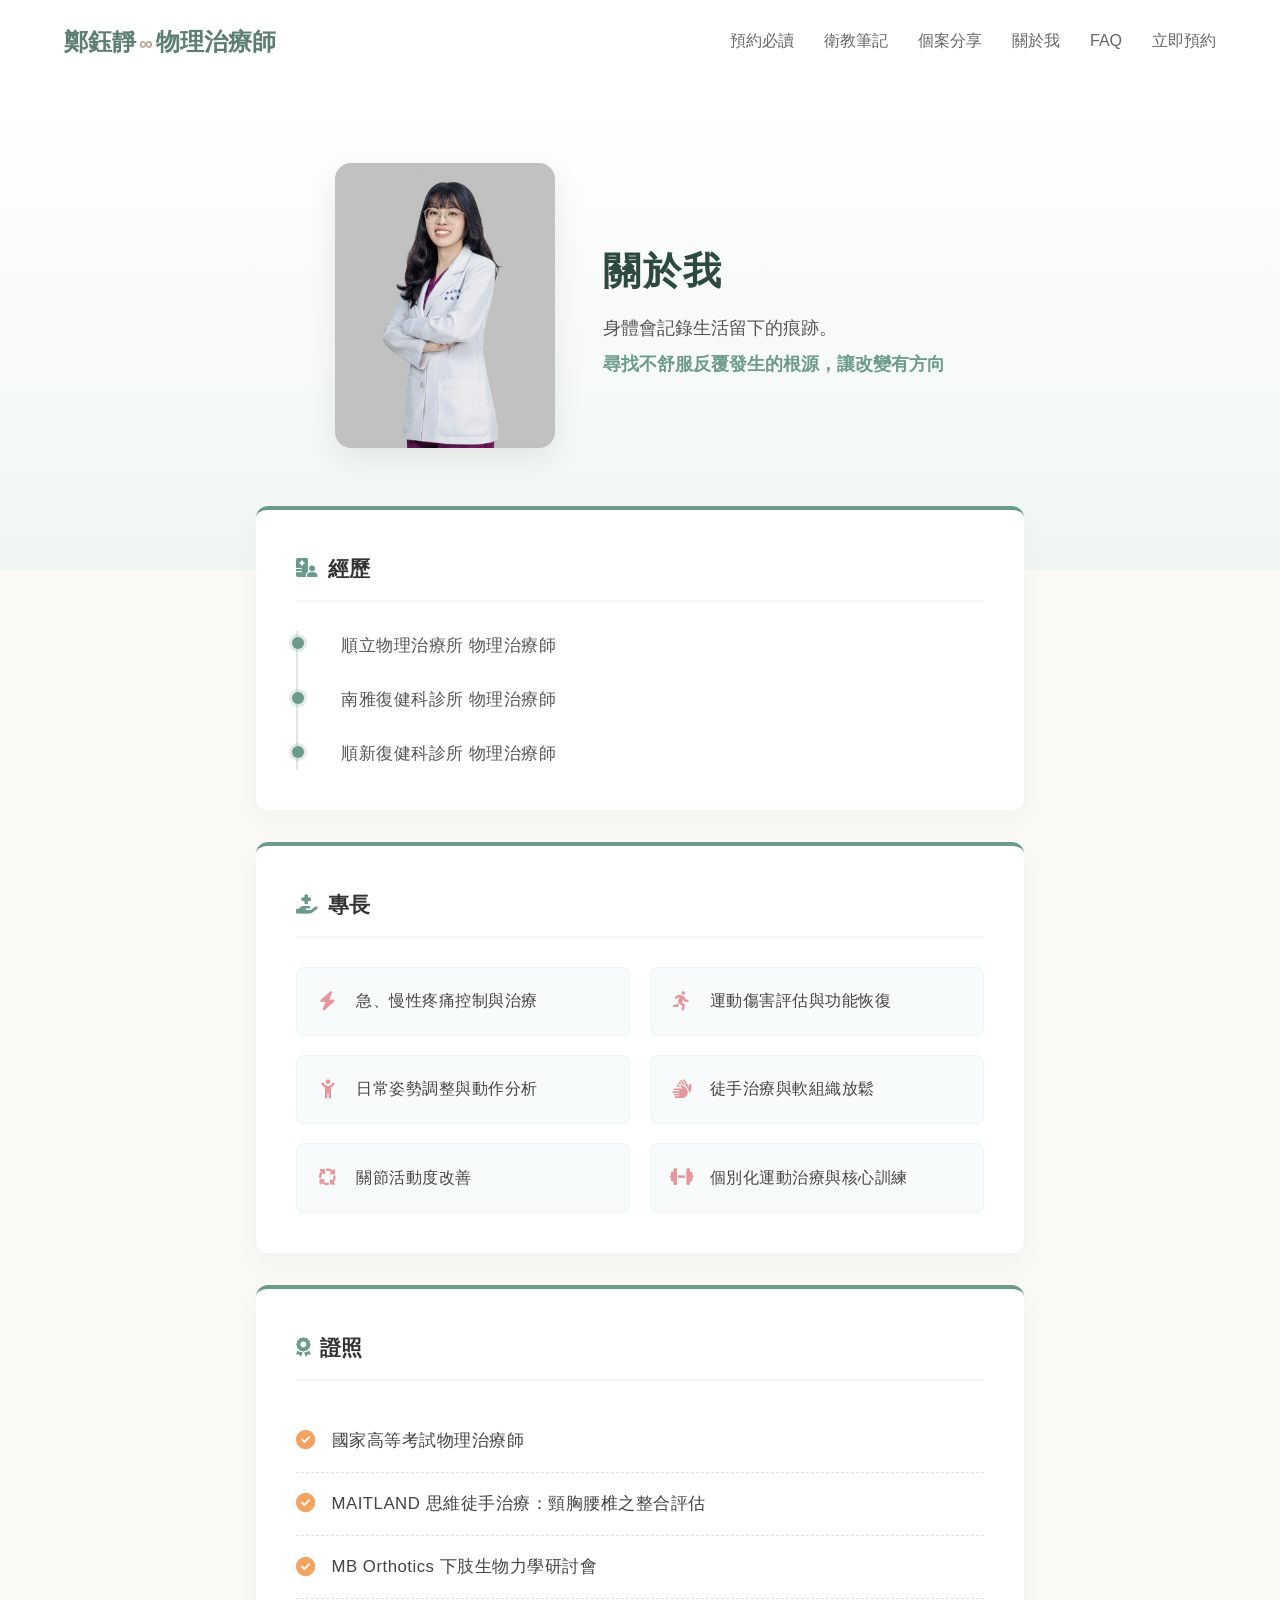
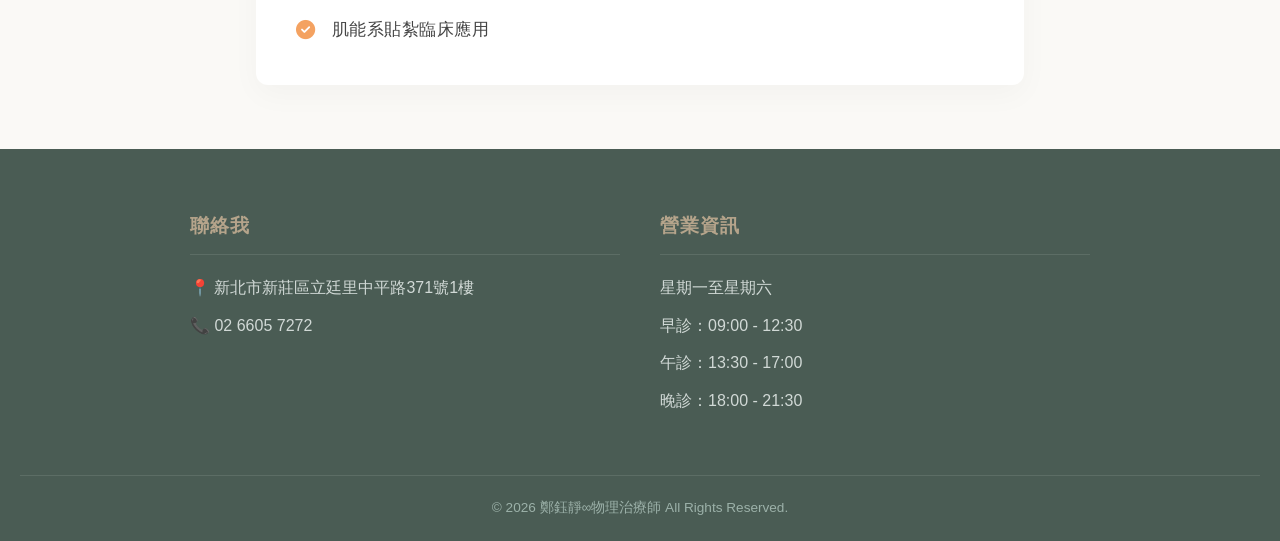
<file: about.html>
<!DOCTYPE html>
<html lang="zh-TW">
<head>
    <meta charset="UTF-8">
    <meta name="viewport" content="width=device-width, initial-scale=1.0">
    <title>關於我 | 鄭鈺靜∞物理治療師</title>
    
    <link rel="canonical" href="https://zhengyujing.ericlinaaa.workers.dev/about.html" />
    <meta name="google-site-verification" content="C3dIUDh8sv6it3azpjgATWbYQd7mKVuW0yYJMQUigj4" />
    
    <!-- 給 Google 搜尋結果顯示的簡短介紹 -->
    <meta name="description" content="鄭鈺靜物理治療師的專業背景與資歷。專長包含急慢性疼痛控制、運動傷害評估、日常姿勢調整與個別化運動治療。">
    
    <!-- 告訴 Google 你的網頁跟哪些關鍵字有關 -->
    <meta name="keywords" content="物理治療, 疼痛改善, 動作評估, 姿勢調整, 鄭鈺靜, 物理治療師">
    
    <link rel="stylesheet" href="style.css">
    
    <!-- 網站的 Favicon 小圖示 (.ico 版本) -->
    <link rel="icon" href="images/favicon.ico" type="image/x-icon">
    
    <!-- 蘋果手機專用圖示 -->
    <link rel="apple-touch-icon" href="images/favicon.ico">
	<meta property="og:image" content="https://zhengyujing.ericlinaaa.workers.dev/images/img.jpg">

    <!-- 引入 Font Awesome 質感小圖示庫 (關於我頁面專屬資歷圖標使用) -->
    <link rel="stylesheet" href="https://cdnjs.cloudflare.com/ajax/libs/font-awesome/6.4.0/css/all.min.css">
</head>
<body>

    <!-- 導覽列 (完全對齊 index.html 結構) -->
    <header>
        <div class="logo"><a href="index.html">鄭鈺靜<span>∞</span>物理治療師</a></div>
        <nav>
            <ul>
				<li><a href="booking-guide.html">預約必讀</a></li>
				<li><a href="#">衛教筆記</a></li>
				<li><a href="share.html">個案分享</a></li>
				<li><a href="about.html">關於我</a></li>
				<li><a href="faq.html">FAQ</a></li>
				<li><a href="#" class="nav-cta">立即預約</a></li>
			</ul>
        </nav>
    </header>

    <!-- 關於我頁面橫幅 (加入形象照版本) -->
    <main class="about-hero">
        <div class="profile-hero-container">
            <!-- 左側/上方：形象照 -->
            <div class="profile-image-box">
                <img src="images/me.jpg" alt="鄭鈺靜 物理治療師">
            </div>
            <!-- 右側/下方：文字與標題 -->
            <div class="profile-text-box">
                <h1>關於我</h1>
                <p>身體會記錄生活留下的痕跡。</p>
                <p class="subtitle">尋找不舒服反覆發生的根源，讓改變有方向</p>
            </div>
        </div>
    </main>

    <!-- 專業資歷核心內容區塊 -->
    <section class="about-details-section">
      
        <!-- 經歷區塊 -->
        <div class="detail-block">
            <h3 class="block-title"><i class="fa-solid fa-hospital-user"></i> 經歷</h3>
            <ul class="timeline-list">
                <li>順立物理治療所 物理治療師</li>
                <li>南雅復健科診所 物理治療師</li>
                <li>順新復健科診所 物理治療師</li>
            </ul>
        </div>

        <!-- 專長區塊 -->
        <div class="detail-block">
            <h3 class="block-title"><i class="fa-solid fa-hand-holding-medical"></i> 專長</h3>
            <div class="specialties-grid">
                <div class="specialty-item"><i class="fa-solid fa-bolt"></i> 急、慢性疼痛控制與治療</div>
                <div class="specialty-item"><i class="fa-solid fa-person-running"></i> 運動傷害評估與功能恢復</div>
                <div class="specialty-item"><i class="fa-solid fa-child-reaching"></i> 日常姿勢調整與動作分析</div>
                <div class="specialty-item"><i class="fa-solid fa-hands"></i> 徒手治療與軟組織放鬆</div>
                <div class="specialty-item"><i class="fa-solid fa-arrows-spin"></i> 關節活動度改善</div>
                <div class="specialty-item"><i class="fa-solid fa-dumbbell"></i> 個別化運動治療與核心訓練</div>
            </div>
        </div>

        <!-- 證照區塊 -->
        <div class="detail-block">
            <h3 class="block-title"><i class="fa-solid fa-award"></i> 證照</h3>
            <ul class="certificate-list">
                <li><i class="fa-solid fa-circle-check"></i> 國家高等考試物理治療師</li>
                <li><i class="fa-solid fa-circle-check"></i> MAITLAND 思維徒手治療：頸胸腰椎之整合評估</li>
                <li><i class="fa-solid fa-circle-check"></i> MB Orthotics 下肢生物力學研討會</li>
                <li><i class="fa-solid fa-circle-check"></i> 肌能系貼紮臨床應用</li>
            </ul>
        </div>

    </section>

    <!-- 頁尾 Footer 區塊 (完全對齊 index.html 結構) -->
    <footer class="site-footer">
        <div class="footer-container">
            <!-- 聯絡我 -->
            <div class="footer-section">
                <h4>聯絡我</h4>
                <p>📍 新北市新莊區立廷里中平路371號1樓</p>
                <p>📞 02 6605 7272</p>
            </div>
            
            <!-- 營業資訊 -->
            <div class="footer-section">
                <h4>營業資訊</h4>
                <p>星期一至星期六</p>
                <p>早診：09:00 - 12:30</p>
                <p>午診：13:30 - 17:00</p>
                <p>晚診：18:00 - 21:30</p>
            </div>
        </div>
        <div class="footer-bottom">
            <p>&copy; 2026 鄭鈺靜∞物理治療師 All Rights Reserved.</p>
        </div>
    </footer>

</body>
</html>
</file>
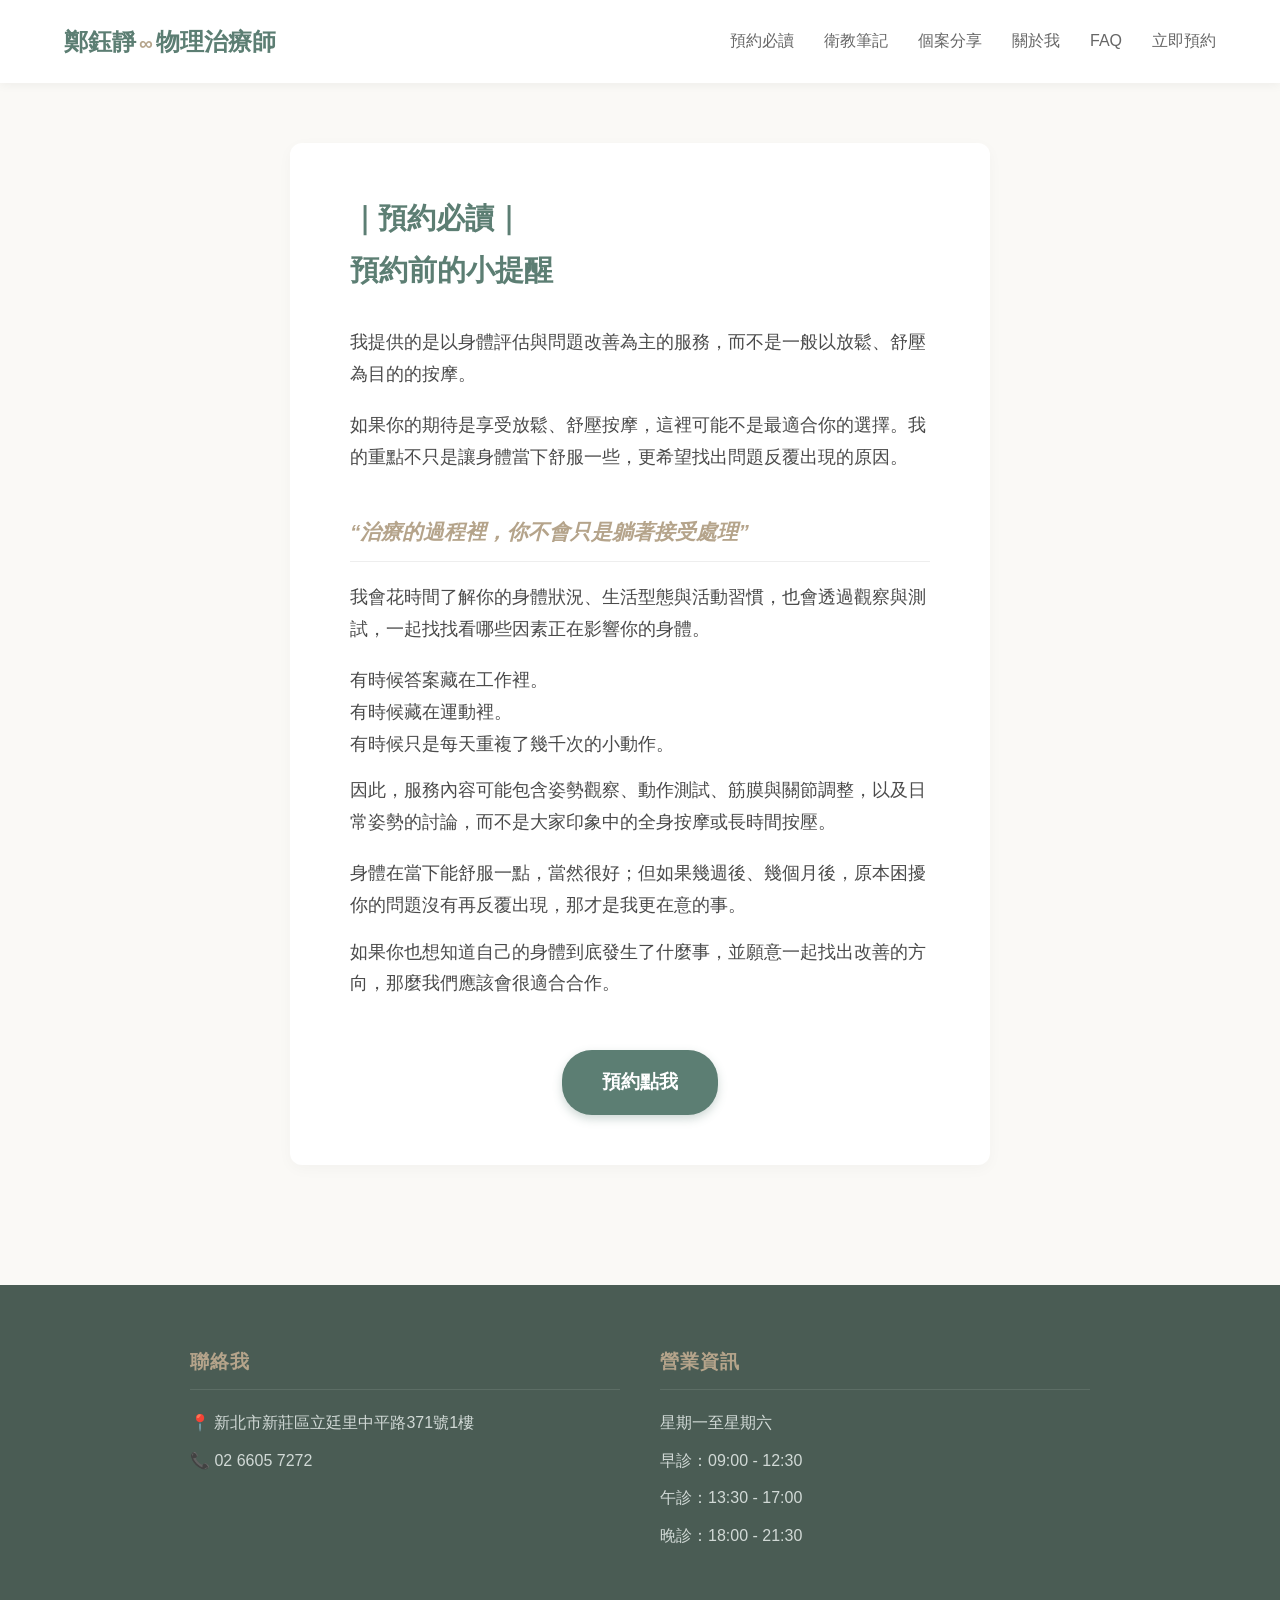
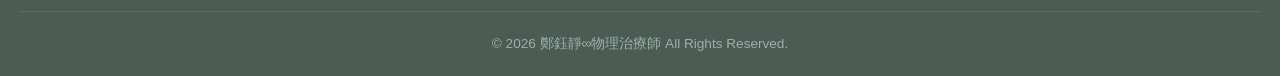
<file: booking-guide.html>
<!DOCTYPE html>
<html lang="zh-TW">
<head>
    <meta charset="UTF-8">
    <meta name="viewport" content="width=device-width, initial-scale=1.0">
    <title>預約必讀與注意事項 | 鄭鈺靜∞物理治療師</title>
    
    <!-- 首頁的驗證碼，保險起見每個頁面都放著 -->
    <meta name="google-site-verification" content="C3dIUDh8sv6it3azpjgATWbYQd7mKVuW0yYJMQUigj4" />
    
    <meta name="description" content="預約鄭鈺靜物理治療師前的小提醒。了解物理治療與一般按摩的不同，我們不只處理當下的不適，更透過動作評估與生活型態分析，為您找出問題反覆發生的根源。">
    <meta name="keywords" content="物理治療預約, 動作評估, 物理治療注意事項, 鄭鈺靜">
    
    <link rel="stylesheet" href="style.css">
	
	<!-- 網站的 Favicon 小圖示 (.ico 版本) -->
    <link rel="icon" href="images/favicon.ico" type="image/x-icon">
	<meta property="og:image" content="https://zhengyujing.ericlinaaa.workers.dev/images/img.jpg">
    
    <!-- 蘋果手機專用圖示 (通常還是建議用 png，但如果你只有 ico 也可以這樣寫) -->
    <link rel="apple-touch-icon" href="images/favicon.ico">
</head>
<body>
    <!-- 導覽列 -->
    <header>
        <div class="logo"><a href="index.html">鄭鈺靜<span>∞</span>物理治療師</a></div>
        <nav>
            <ul>
				<li><a href="booking-guide.html">預約必讀</a></li>
				<li><a href="#">衛教筆記</a></li>
				<li><a href="share.html">個案分享</a></li>
				<li><a href="about.html">關於我</a></li>
				<li><a href="faq.html">FAQ</a></li>
				<li><a href="#" class="nav-cta">立即預約</a></li>
			</ul>
        </nav>
    </header>

    <!-- 預約必讀內容 -->
    <main class="content-page">
        <article class="article-container">
            <h2 class="highlight-title">｜預約必讀｜<br>預約前的小提醒</h2>
            
            <p>我提供的是以身體評估與問題改善為主的服務，而不是一般以放鬆、舒壓為目的的按摩。</p>
            
            <p class="spacing">如果你的期待是享受放鬆、舒壓按摩，這裡可能不是最適合你的選擇。我的重點不只是讓身體當下舒服一些，更希望找出問題反覆出現的原因。</p>

            <h3 class="italic-subtitle">“治療的過程裡，你不會只是躺著接受處理”</h3>

            <p>我會花時間了解你的身體狀況、生活型態與活動習慣，也會透過觀察與測試，一起找找看哪些因素正在影響你的身體。</p>

            <p class="spacing">有時候答案藏在工作裡。<br>
            有時候藏在運動裡。<br>
            有時候只是每天重複了幾千次的小動作。</p>

            <p>因此，服務內容可能包含姿勢觀察、動作測試、筋膜與關節調整，以及日常姿勢的討論，而不是大家印象中的全身按摩或長時間按壓。</p>

            <p class="spacing">身體在當下能舒服一點，當然很好；但如果幾週後、幾個月後，原本困擾你的問題沒有再反覆出現，那才是我更在意的事。</p>

            <p>如果你也想知道自己的身體到底發生了什麼事，並願意一起找出改善的方向，那麼我們應該會很適合合作。</p>

            <!-- 預約按鈕 (已綁定 LINE 連結) -->
            <div class="button-container">
                <a href="https://lin.ee/v0D287y" target="_blank" class="cta-button">預約點我</a>
            </div>
        </article>
    </main>
	<!-- 頁尾 Footer 區塊 -->
    <footer class="site-footer">
        <div class="footer-container">
            <!-- 聯絡我 -->
            <div class="footer-section">
                <h4>聯絡我</h4>
                <p>📍 新北市新莊區立廷里中平路371號1樓</p>
                <p>📞 02 6605 7272</p>
            </div>
            
            <!-- 營業資訊 -->
            <div class="footer-section">
                <h4>營業資訊</h4>
                <p>星期一至星期六</p>
                <p>早診：09:00 - 12:30</p>
                <p>午診：13:30 - 17:00</p>
                <p>晚診：18:00 - 21:30</p>
            </div>
        </div>
        <div class="footer-bottom">
            <p>&copy; 2026 鄭鈺靜∞物理治療師 All Rights Reserved.</p>
        </div>
    </footer>
</body>
</html>
</file>
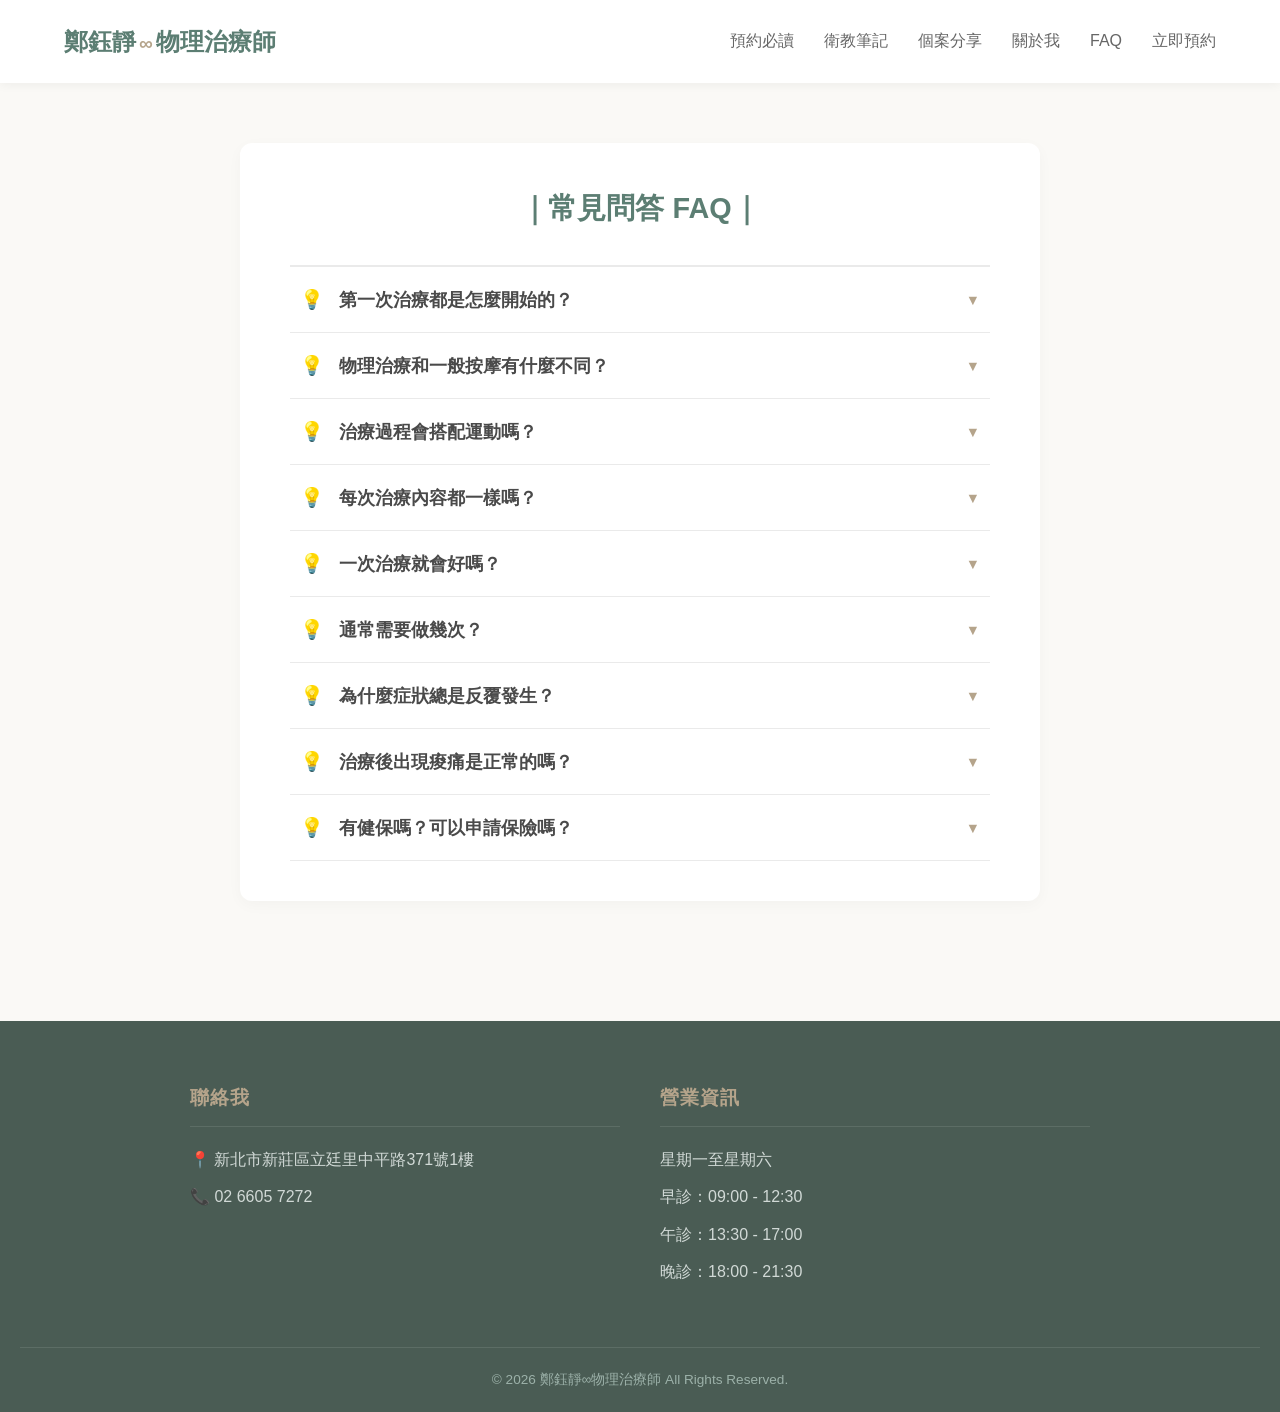
<file: faq.html>
<!DOCTYPE html>
<html lang="zh-TW">
<head>
    <meta charset="UTF-8">
    <meta name="viewport" content="width=device-width, initial-scale=1.0">
    <title>常見問答 FAQ | 鄭鈺靜∞物理治療師</title>
    
    <meta name="google-site-verification" content="C3dIUDh8sv6it3azpjgATWbYQd7mKVuW0yYJMQUigj4" />
    
    <meta name="description" content="物理治療一次就會好嗎？通常需要做幾次？物理治療和一般按摩有什麼不同？為您整理了初次預約物理治療最常見的疑問，幫助您更安心地開始治療旅程。">
    <meta name="keywords" content="物理治療常見問題, 物理治療次數, 物理治療按摩差別, 治療痠痛">
    
    <link rel="stylesheet" href="style.css">
	
	<!-- 網站的 Favicon 小圖示 (.ico 版本) -->
    <link rel="icon" href="images/favicon.ico" type="image/x-icon">
    
    <!-- 蘋果手機專用圖示 (通常還是建議用 png，但如果你只有 ico 也可以這樣寫) -->
    <link rel="apple-touch-icon" href="images/favicon.ico">
	<meta property="og:image" content="https://zhengyujing.ericlinaaa.workers.dev/images/img.jpg">
</head>
<body>
    <header>
        <div class="logo"><a href="index.html">鄭鈺靜<span>∞</span>物理治療師</a></div>
        <nav>
            <ul>
				<li><a href="booking-guide.html">預約必讀</a></li>
				<li><a href="#">衛教筆記</a></li>
				<li><a href="share.html">個案分享</a></li>
				<li><a href="about.html">關於我</a></li>
				<li><a href="faq.html">FAQ</a></li>
				<li><a href="#" class="nav-cta">立即預約</a></li>
			</ul>
        </nav>
    </header>

    <main class="content-page">
        <article class="article-container faq-container">
            <h2 class="highlight-title" style="text-align: center;">｜常見問答 FAQ｜</h2>
            
            <div class="accordion">
                <div class="accordion-item">
                    <button class="accordion-header">
                        <span class="faq-icon">💡</span>
                        <span class="faq-title">第一次治療都是怎麼開始的？</span>
                        <span class="faq-arrow">▼</span>
                    </button>
                    <div class="accordion-content">
                        <div class="content-inner">
                            <p>完成預約後，第一次治療將從詳細的了解與評估開始。</p>
                            <p>除了討論目前困擾你的症狀之外，我也會了解過去的受傷經驗、生活習慣、工作型態以及運動狀況，並透過動作分析與身體檢查，找出可能造成不適的原因。</p>
                            <p>治療時間約 60 分鐘，其中會包含評估、問題分析、治療以及後續改善方向的規劃。</p>
                            <p>建議穿著方便活動的服裝，讓評估與動作測試能夠更順利進行。</p>
                        </div>
                    </div>
                </div>

                <div class="accordion-item">
                    <button class="accordion-header">
                        <span class="faq-icon">💡</span>
                        <span class="faq-title">物理治療和一般按摩有什麼不同？</span>
                        <span class="faq-arrow">▼</span>
                    </button>
                    <div class="accordion-content">
                        <div class="content-inner">
                            <p>按摩主要你痛哪裡、就按壓哪裡；而物理治療除了處理症狀之外，更重視找出問題發生的原因，以及思考如何降低未來再次發生的機會。</p>
                            <p>因此治療內容除了徒手處理，也可能包含動作調整、運動訓練與生活習慣建議。</p>
                        </div>
                    </div>
                </div>

                <div class="accordion-item">
                    <button class="accordion-header">
                        <span class="faq-icon">💡</span>
                        <span class="faq-title">治療過程會搭配運動嗎？</span>
                        <span class="faq-arrow">▼</span>
                    </button>
                    <div class="accordion-content">
                        <div class="content-inner">
                            <p>我相信身體真正的改變，不只是來自治療當下的處理，更來自身體重新學會如何有效率地活動。</p>
                            <p>治療的過程裡，你不會只是躺著接受處理。</p>
                            <p>我會根據你的狀況安排適合的動作練習，幫助身體逐漸建立更好的活動模式。</p>
                        </div>
                    </div>
                </div>

                <div class="accordion-item">
                    <button class="accordion-header">
                        <span class="faq-icon">💡</span>
                        <span class="faq-title">每次治療內容都一樣嗎？</span>
                        <span class="faq-arrow">▼</span>
                    </button>
                    <div class="accordion-content">
                        <div class="content-inner">
                            <p>每一次回診時，我都會根據你的恢復狀況、身體反應以及近期活動內容進行調整。</p>
                            <p>因此每次治療的重點可能不同，而不是固定執行相同的流程。</p>
                        </div>
                    </div>
                </div>

                <div class="accordion-item">
                    <button class="accordion-header">
                        <span class="faq-icon">💡</span>
                        <span class="faq-title">一次治療就會好嗎？</span>
                        <span class="faq-arrow">▼</span>
                    </button>
                    <div class="accordion-content">
                        <div class="content-inner">
                            <p>這題沒有一個固定答案。</p>
                            <p>第一次治療有一部分時間會用於評估與動作分析，因此重點在於了解問題的來源並建立改善方向，而不是單純追求立即消除症狀。</p>
                            <p>有些問題可能在第一次就能感受到明顯改善；有些則需要透過數次治療與持續調整，才會逐漸穩定下來。</p>
                        </div>
                    </div>
                </div>

                <div class="accordion-item">
                    <button class="accordion-header">
                        <span class="faq-icon">💡</span>
                        <span class="faq-title">通常需要做幾次？</span>
                        <span class="faq-arrow">▼</span>
                    </button>
                    <div class="accordion-content">
                        <div class="content-inner">
                            <p>治療次數會依照症狀持續時間、問題複雜度、生活習慣以及回家後的執行運動情況而有所不同。</p>
                            <p>我會在評估後提供建議，但比起固定做幾次，更重要的是你是否願意將治療中學到的內容帶回生活中持續練習。</p>
                        </div>
                    </div>
                </div>

                <div class="accordion-item">
                    <button class="accordion-header">
                        <span class="faq-icon">💡</span>
                        <span class="faq-title">為什麼症狀總是反覆發生？</span>
                        <span class="faq-arrow">▼</span>
                    </button>
                    <div class="accordion-content">
                        <div class="content-inner">
                            <p>很多時候，疼痛並不是問題本身，而是身體發出的訊號。</p>
                            <p>如果造成負擔的動作模式、工作習慣或生活型態沒有改變，即使症狀暫時緩解，也有可能再次出現。</p>
                            <p>因此治療除了處理當下的不舒服之外，也會一起找出可能影響恢復的因素，幫助身體建立更穩定的狀態。</p>
                        </div>
                    </div>
                </div>

                <div class="accordion-item">
                    <button class="accordion-header">
                        <span class="faq-icon">💡</span>
                        <span class="faq-title">治療後出現痠痛是正常的嗎？</span>
                        <span class="faq-arrow">▼</span>
                    </button>
                    <div class="accordion-content">
                        <div class="content-inner">
                            <p>有些人在治療後的 1～2 天內，可能會出現輕微痠感、疲勞感或身體正在適應新動作模式的感覺。</p>
                            <p>這通常是正常反應，並會隨著時間逐漸減輕。</p>
                            <p>如果出現明顯疼痛加劇、不適持續過久，或有任何讓你擔心的狀況，也歡迎主動與我聯繫討論。</p>
                        </div>
                    </div>
                </div>

                <div class="accordion-item">
                    <button class="accordion-header">
                        <span class="faq-icon">💡</span>
                        <span class="faq-title">有健保嗎？可以申請保險嗎？</span>
                        <span class="faq-arrow">▼</span>
                    </button>
                    <div class="accordion-content">
                        <div class="content-inner">
                            <p>目前提供的是自費物理治療服務，無健保給付，也不提供醫療收據作為保險理賠文件使用。</p>
                            <p>若對收費方式有任何疑問，歡迎於預約前先行詢問。</p>
                        </div>
                    </div>
                </div>

            </div>
        </article>
    </main>
<!-- 頁尾 Footer 區塊 -->
    <footer class="site-footer">
        <div class="footer-container">
            <!-- 聯絡我 -->
            <div class="footer-section">
                <h4>聯絡我</h4>
                <p>📍 新北市新莊區立廷里中平路371號1樓</p>
                <p>📞 02 6605 7272</p>
            </div>
            
            <!-- 營業資訊 -->
            <div class="footer-section">
                <h4>營業資訊</h4>
                <p>星期一至星期六</p>
                <p>早診：09:00 - 12:30</p>
                <p>午診：13:30 - 17:00</p>
                <p>晚診：18:00 - 21:30</p>
            </div>
        </div>
        <div class="footer-bottom">
            <p>&copy; 2026 鄭鈺靜∞物理治療師 All Rights Reserved.</p>
        </div>
    </footer>
    <script>
        document.querySelectorAll('.accordion-header').forEach(button => {
            button.addEventListener('click', () => {
                const accordionItem = button.parentElement;
                const accordionContent = button.nextElementSibling;
                
                // 切換目前點擊的項目狀態 (展開或收合)
                accordionItem.classList.toggle('active');
                
                // 動態計算高度以實現平滑動畫
                if (accordionItem.classList.contains('active')) {
                    accordionContent.style.maxHeight = accordionContent.scrollHeight + "px";
                } else {
                    accordionContent.style.maxHeight = 0;
                }
            });
        });
    </script>
</body>
</html>
</file>
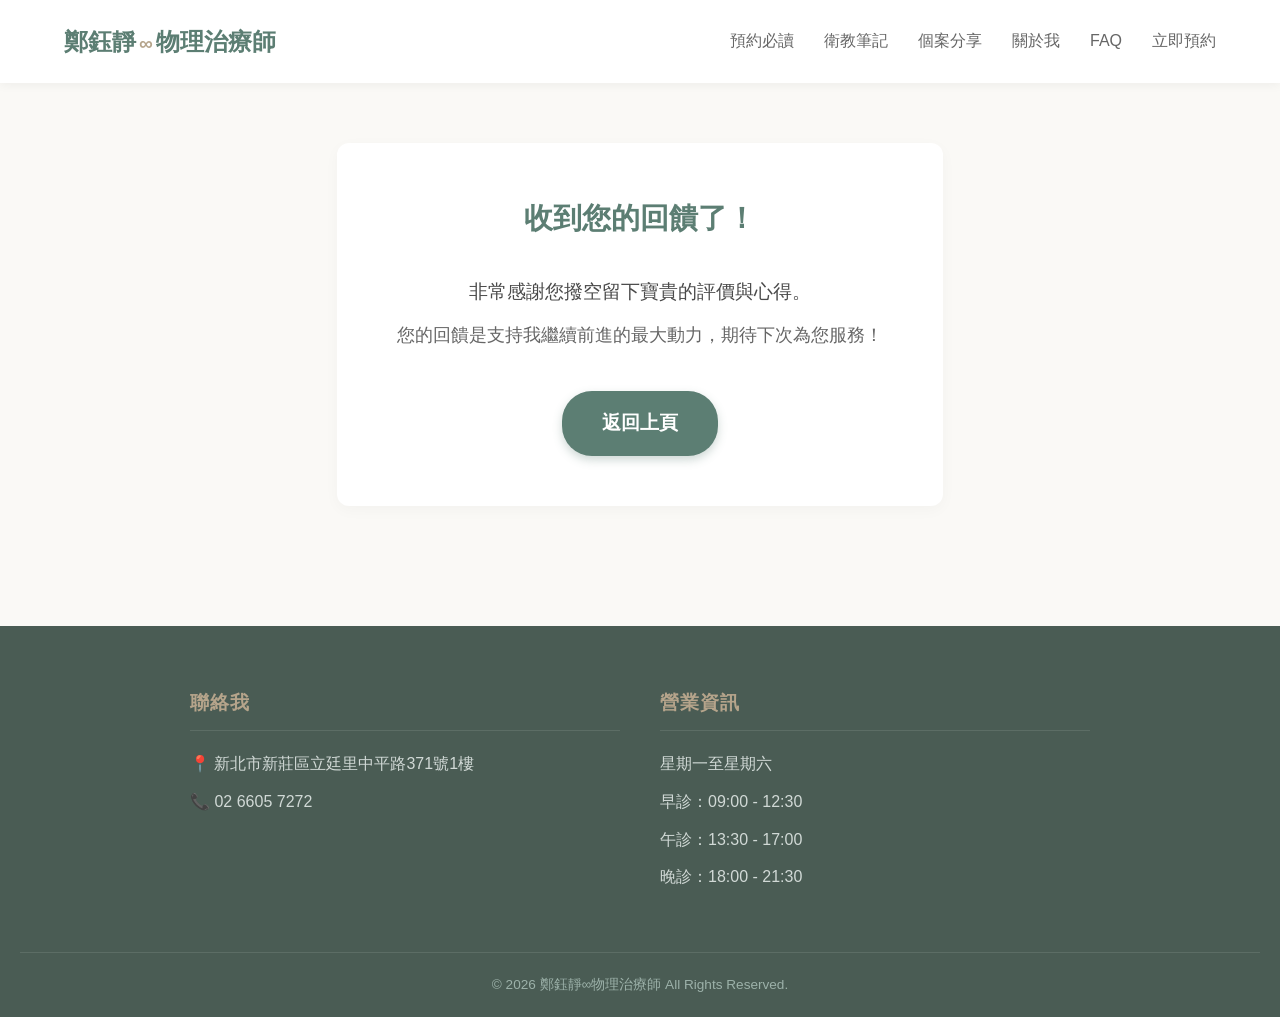
<file: success.html>
<!DOCTYPE html>
<html lang="zh-TW">
<head>
    <meta charset="UTF-8">
    <meta name="viewport" content="width=device-width, initial-scale=1.0">
    <title>感謝您的回饋 | 鄭鈺靜∞物理治療師</title>
    
    <!-- 告訴 Google 機器人：請不要把這一頁收錄到搜尋結果中 -->
    <meta name="robots" content="noindex">
    
    <link rel="stylesheet" href="style.css">
	
	<!-- 網站的 Favicon 小圖示 (.ico 版本) -->
    <link rel="icon" href="images/favicon.ico" type="image/x-icon">
    
    <!-- 蘋果手機專用圖示 (通常還是建議用 png，但如果你只有 ico 也可以這樣寫) -->
    <link rel="apple-touch-icon" href="images/favicon.ico">
	<meta property="og:image" content="https://zhengyujing.ericlinaaa.workers.dev/images/img.jpg">
</head>
<body>
    <!-- 導覽列 -->
    <header>
        <div class="logo"><a href="index.html">鄭鈺靜<span>∞</span>物理治療師</a></div>
        <nav>
            <ul>
				<li><a href="booking-guide.html">預約必讀</a></li>
				<li><a href="#">衛教筆記</a></li>
				<li><a href="share.html">個案分享</a></li>
				<li><a href="about.html">關於我</a></li>
				<li><a href="faq.html">FAQ</a></li>
				<li><a href="#" class="nav-cta">立即預約</a></li>
			</ul>
        </nav>
    </header>

    <!-- 感謝訊息內容 -->
    <main class="content-page">
        <article class="article-container" style="text-align: center;">
            <h2 class="highlight-title">收到您的回饋了！</h2>
            <p style="font-size: 1.2rem; margin-bottom: 10px;">非常感謝您撥空留下寶貴的評價與心得。</p>
            <p style="color: #666; margin-bottom: 40px;">您的回饋是支持我繼續前進的最大動力，期待下次為您服務！</p>
            
            <div class="button-container" style="margin-top: 0;">
                <a href="share.html#reviews-section" class="cta-button">返回上頁</a>
            </div>
        </article>
    </main>
	<!-- 頁尾 Footer 區塊 -->
    <footer class="site-footer">
        <div class="footer-container">
            <!-- 聯絡我 -->
            <div class="footer-section">
                <h4>聯絡我</h4>
                <p>📍 新北市新莊區立廷里中平路371號1樓</p>
                <p>📞 02 6605 7272</p>
            </div>
            
            <!-- 營業資訊 -->
            <div class="footer-section">
                <h4>營業資訊</h4>
                <p>星期一至星期六</p>
                <p>早診：09:00 - 12:30</p>
                <p>午診：13:30 - 17:00</p>
                <p>晚診：18:00 - 21:30</p>
            </div>
        </div>
        <div class="footer-bottom">
            <p>&copy; 2026 鄭鈺靜∞物理治療師 All Rights Reserved.</p>
        </div>
    </footer>
</body>
</html>
</file>
<file: style.css>
/* 基本設定與字體 */
* {
    margin: 0;
    padding: 0;
    box-sizing: border-box;
}

body {
    font-family: 'Helvetica Neue', Arial, 'Microsoft JhengHei', sans-serif;
    background-color: #faf9f6; /* 溫暖的米白色背景 */
    color: #4a4a4a; /* 柔和的深灰色文字，閱讀起來較不刺眼 */
    line-height: 1.8;
}

/* 導覽列樣式 */
header {
    display: flex;
    justify-content: space-between;
    align-items: center;
    padding: 20px 5%;
    background-color: #ffffff;
    box-shadow: 0 2px 10px rgba(0,0,0,0.05);
}

.logo a, .logo {
    font-size: 1.5rem;
    font-weight: bold;
    color: #5c7e73; /* 莫蘭迪綠 */
    text-decoration: none;
}

.logo span {
    font-size: 1.2rem;
    margin: 0 3px;
    color: #b5a48b; /* 點綴的暖杏色 */
}

nav ul {
    list-style: none;
    display: flex;
    gap: 30px;
}

nav a {
    text-decoration: none;
    color: #666;
    font-weight: 500;
    transition: color 0.3s;
}

nav a:hover, nav a.active {
    color: #5c7e73;
}

/* 首頁視覺區 */
.home-hero {
    height: calc(100vh - 80px); /* 扣除導覽列的高度 */
    display: flex;
    justify-content: center;
    align-items: center;
    text-align: center;
    padding: 20px;
}

.hero-content h1 {
    font-size: 2.5rem;
    color: #5c7e73;
    margin-bottom: 30px;
}

.hero-content h1 span {
    color: #b5a48b;
    margin: 0 10px;
}

.hero-text {
    font-size: 1.2rem;
    color: #555;
    background-color: white;
    padding: 40px;
    border-radius: 12px;
    box-shadow: 0 4px 15px rgba(0,0,0,0.03);
    border-top: 4px solid #5c7e73;
}

.hero-text p {
    margin-bottom: 15px;
}

/* 內頁文章樣式 (預約必讀) */
.content-page {
    padding: 60px 20px;
    display: flex;
    justify-content: center;
}

.article-container {
    max-width: 700px;
    background-color: white;
    padding: 50px 60px;
    border-radius: 12px;
    box-shadow: 0 4px 15px rgba(0,0,0,0.03);
}

/* 文字排版 */
.highlight-title {
    font-size: 1.8rem;
    color: #5c7e73;
    margin-bottom: 30px;
    font-weight: bold;
}

.italic-subtitle {
    font-size: 1.3rem;
    color: #b5a48b;
    font-style: italic;
    margin: 40px 0 20px 0;
    padding-bottom: 10px;
    border-bottom: 1px solid #eee;
}

p.spacing {
    margin-top: 20px;
    margin-bottom: 20px;
}

.article-container p {
    margin-bottom: 15px;
    font-size: 1.1rem;
}

/* 按鈕樣式 */
.button-container {
    text-align: center;
    margin-top: 50px;
}

.cta-button {
    display: inline-block;
    background-color: #5c7e73;
    color: white;
    padding: 15px 40px;
    font-size: 1.2rem;
    font-weight: bold;
    text-decoration: none;
    border-radius: 30px;
    transition: background-color 0.3s, transform 0.2s;
    box-shadow: 0 4px 10px rgba(92, 126, 115, 0.3);
}

.cta-button:hover {
    background-color: #46635a;
    transform: translateY(-2px);
}

/* 手機版響應式設計 (RWD) */
@media (max-width: 768px) {
    header {
        flex-direction: column;
        gap: 15px;
    }
    nav ul {
        flex-wrap: wrap;
        justify-content: center;
        gap: 15px;
    }
    .article-container {
        padding: 30px 20px;
    }
    .hero-content h1 {
        font-size: 2rem;
    }
}
/* 首頁第二段：服務族群區塊 */
.target-groups {
    padding: 80px 20px;
    background-color: #ffffff; /* 使用純白背景，突顯乾淨的版面 */
}

.container {
    max-width: 1100px;
    margin: 0 auto; /* 讓內容置中 */
}

.grid-container {
    display: grid;
    /* 螢幕夠寬時會自動排成三行（類似參考圖片的排版），手機版則會自動縮成單行 */
    grid-template-columns: repeat(auto-fit, minmax(300px, 1fr));
    gap: 40px;
    row-gap: 60px; /* 上下區塊的間距 */
}

.group-card {
    text-align: center; /* 讓圖片與文字置中 */
    padding: 10px;
}

.group-card img {
    width: 100px; /* 圖片大小，可依據你的 1~5.jpg 實際比例調整 */
    height: 100px;
    object-fit: cover;
    margin-bottom: 25px; /* 圖片與標題的距離 */
}

.group-card h3 {
    font-size: 1.4rem;
    color: #5c7e73;
    margin-bottom: 15px;
    font-weight: bold;
}

.group-card p {
    font-size: 1rem;
    color: #666;
    line-height: 1.8;
}
/* 評價表單區塊 */
.review-section {
    background-color: #f4f7f6; /* 淡淡的底色區分區塊 */
    padding: 80px 20px;
}

.review-container {
    max-width: 600px; /* 表單不需要太寬 */
    background-color: white;
    padding: 40px;
    border-radius: 12px;
    box-shadow: 0 4px 15px rgba(0,0,0,0.05);
    text-align: center;
}

.review-container h2 {
    color: #5c7e73;
    margin-bottom: 15px;
}

.review-container p {
    color: #666;
    margin-bottom: 30px;
    font-size: 0.95rem;
}

.review-form {
    text-align: left;
}

.form-group {
    margin-bottom: 20px;
}

.form-group label {
    display: block;
    margin-bottom: 8px;
    font-weight: bold;
    color: #4a4a4a;
}

/* 輸入框與下拉選單樣式 */
.review-form select,
.review-form textarea,
.review-form input {
    width: 100%;
    padding: 12px;
    border: 1px solid #ddd;
    border-radius: 8px;
    font-family: inherit;
    font-size: 1rem;
    box-sizing: border-box;
}

.review-form textarea {
    resize: vertical; /* 允許使用者上下拉長框框，但不能左右拉 */
}

/* 送出按鈕 */
.submit-button {
    width: 100%;
    background-color: #5c7e73;
    color: white;
    padding: 15px;
    font-size: 1.1rem;
    font-weight: bold;
    border: none;
    border-radius: 8px;
    cursor: pointer;
    transition: background-color 0.3s;
}

.submit-button:hover {
    background-color: #46635a;
}
/* 個案分享與回饋區塊 */
.patient-testimonials {
    padding: 80px 20px;
    background-color: #ffffff;
}

.section-title {
    text-align: center;
    color: #5c7e73;
    font-size: 2rem;
    margin-bottom: 50px;
    font-weight: bold;
}

.testimonial-grid {
    display: grid;
    grid-template-columns: repeat(auto-fit, minmax(300px, 1fr));
    gap: 30px;
}

.testimonial-card {
    background-color: #faf9f6;
    padding: 30px;
    border-radius: 12px;
    box-shadow: 0 4px 15px rgba(0,0,0,0.03);
    border-left: 5px solid #b5a48b; /* 左側加上杏色邊框點綴 */
    display: flex;
    flex-direction: column;
}

.testimonial-card .stars {
    color: #f1c40f; /* 星星的黃色 */
    font-size: 1.2rem;
    margin-bottom: 15px;
    letter-spacing: 2px;
}

.testimonial-card .comment {
    font-style: italic;
    color: #555;
    margin-bottom: 20px;
    flex-grow: 1; /* 讓不同長度的文字也能對齊底部 */
}

.testimonial-card .author {
    text-align: right;
    font-weight: bold;
    color: #5c7e73;
}
/* ==================== FAQ 手風琴樣式 ==================== */
.faq-container {
    max-width: 800px;
    padding: 40px 50px;
}

.accordion {
    border-top: 2px solid #eaeaea;
    margin-top: 30px;
}

.accordion-item {
    border-bottom: 1px solid #eaeaea;
}

/* 問題按鈕區域 */
.accordion-header {
    width: 100%;
    background-color: #ffffff; /* 白底，看起來乾淨 */
    color: #4a4a4a;
    padding: 20px 10px;
    font-size: 1.15rem;
    font-weight: bold;
    text-align: left;
    border: none;
    cursor: pointer;
    display: flex;
    align-items: center;
    transition: background-color 0.3s ease;
    font-family: inherit;
}

.accordion-header:hover {
    background-color: #f4f7f6; /* 滑過時變成淡淡的莫蘭迪綠底色 */
}

/* 標題內的圖示與文字排版 */
.faq-icon {
    margin-right: 15px;
    font-size: 1.2rem;
}

.faq-title {
    flex-grow: 1; /* 讓文字佔滿空間，把箭頭推到最右邊 */
}

.faq-arrow {
    font-size: 0.9rem;
    color: #b5a48b; /* 杏色箭頭 */
    transition: transform 0.3s ease; /* 箭頭旋轉的動畫 */
}

/* 答案內容區域 */
.accordion-content {
    max-height: 0; /* 預設高度為0 (隱藏) */
    overflow: hidden;
    background-color: #faf9f6; /* 展開後的背景稍微深一點點，做出版面區隔 */
    transition: max-height 0.3s ease-out; /* 展開收合的平滑過場動畫 */
}

.content-inner {
    padding: 20px 20px 30px 45px; /* 內距，文字稍微往右退與標題對齊 */
}

.content-inner p {
    margin-bottom: 15px;
    font-size: 1.05rem;
    line-height: 1.8;
}

.content-inner p:last-child {
    margin-bottom: 0;
}

/* 展開狀態的樣式 (被 JS 加上 active 時觸發) */
.accordion-item.active .accordion-header {
    color: #5c7e73; /* 展開時標題變綠色 */
}

.accordion-item.active .faq-arrow {
    transform: rotate(180deg); /* 箭頭向上翻轉 */
}
/* ==================== 頁尾 Footer 樣式 ==================== */
.site-footer {
    background-color: #4a5c54; /* 沉穩的深綠色，為網頁視覺做收尾 */
    color: #f4f7f6; /* 極淺的灰綠色文字，比純白更柔和 */
    padding: 60px 20px 20px 20px;
    margin-top: 60px; /* 與上方內容保持呼吸空間 */
}

.footer-container {
    max-width: 900px;
    margin: 0 auto;
    display: flex;
    justify-content: space-around; /* 讓兩個區塊左右均分 */
    flex-wrap: wrap; /* 手機版時會自動折行 */
    gap: 40px;
}

.footer-section {
    flex: 1;
    min-width: 280px;
}

.footer-section h4 {
    font-size: 1.2rem;
    color: #b5a48b; /* 使用暖杏色作為標題點綴 */
    margin-bottom: 20px;
    border-bottom: 1px solid rgba(255, 255, 255, 0.1); /* 淡淡的分隔線 */
    padding-bottom: 10px;
    letter-spacing: 1px;
}

.footer-section p {
    margin-bottom: 12px;
    font-size: 1rem;
    line-height: 1.6;
    color: #d1d9d6;
}

.footer-bottom {
    text-align: center;
    margin-top: 50px;
    padding-top: 20px;
    border-top: 1px solid rgba(255, 255, 255, 0.1);
    font-size: 0.85rem;
    color: #9cb1a9;
}

/* 手機版響應式微調 */
@media (max-width: 768px) {
    .footer-container {
        flex-direction: column;
        justify-content: center;
    }
    
    .footer-section {
        text-align: center;
    }
}
/* ==========================================================================
   關於我全新頁面 (about.html) 專屬樣式
   ========================================================================== */

/* 關於我頂部橫幅設計 */
/* 1. 關於我頂部橫幅設計 (輕柔雲朵感) */
.about-hero {
    background: linear-gradient(to bottom, #ffffff 0%, #f0f6f4 100%); /* 改為超淺的漸層 */
    padding: 5rem 1rem 7rem 1rem; /* 上下留白拉大，增加呼吸感 */
    text-align: center;
}

.about-hero h1 {
    font-size: 2.2rem;
    margin-bottom: 0.8rem;
    color: #2c4a3e; /* 在極淺的背景上，深綠色文字會非常清晰且有質感 */
    font-weight: 600;
    letter-spacing: 2px;
}

.about-hero p {
    font-size: 1.05rem;
    color: #666666; /* 副標題改為柔和的深灰色 */
}

/* 2. 內容區塊整體間距與自適應寬度 */
.about-details-section {
    max-width: 800px;
    margin: -4rem auto 4rem auto; /* 往上浮動的距離稍微拉大，層次感更好 */
    display: flex;
    flex-direction: column;
    gap: 2rem;
    padding: 0 1rem;
    position: relative;
    z-index: 10;
}

/* 獨立內容卡片外觀 */
.detail-block {
    background: #ffffff;
    border-radius: 12px;
    padding: 2.5rem;
    box-shadow: 0 10px 30px rgba(0, 0, 0, 0.03);
    border-top: 4px solid #6c9a8b;
}

/* 卡片內的小標題 */
.block-title {
    font-size: 1.3rem;
    color: #333333;
    margin-bottom: 1.8rem;
    display: flex;
    align-items: center;
    gap: 0.6rem;
    border-bottom: 2px solid #f5f5f5;
    padding-bottom: 0.8rem;
    font-weight: 600;
}

.block-title i {
    color: #6c9a8b;
    font-size: 1.2rem;
}

/* 1. 經歷：時間軸樣式 */
.timeline-list {
    list-style: none;
    padding-left: 1.2rem;
    border-left: 2px solid #e0e6e4;
    margin: 0;
}

.timeline-list li {
    position: relative;
    padding-bottom: 1.5rem;
    padding-left: 1.5rem;
    color: #555555;
    font-size: 1.05rem;
    letter-spacing: 0.5px;
}

.timeline-list li::before {
    content: '';
    position: absolute;
    left: -1.5rem;
    top: 0.4rem;
    width: 12px;
    height: 12px;
    background: #6c9a8b;
    border-radius: 50%;
    transform: translateX(-1px);
    box-shadow: 0 0 0 3px rgba(108, 154, 139, 0.2);
}

.timeline-list li:last-child {
    padding-bottom: 0;
}

/* 2. 專長：響應式雙排/單排網格卡片 */
.specialties-grid {
    display: grid;
    grid-template-columns: repeat(auto-fit, minmax(280px, 1fr));
    gap: 1.2rem;
}

.specialty-item {
    background: #f8fbfb;
    padding: 1.2rem;
    border-radius: 8px;
    display: flex;
    align-items: center;
    gap: 1rem;
    color: #444444;
    font-size: 1rem;
    letter-spacing: 0.5px;
    transition: all 0.3s ease;
    border: 1px solid #eef5f3;
}

.specialty-item:hover {
    transform: translateY(-3px);
    box-shadow: 0 6px 15px rgba(108, 154, 139, 0.1);
    border-color: #6c9a8b;
}

.specialty-item i {
    color: #e5989b; /* 柔和暖色調 */
    font-size: 1.2rem;
    width: 24px;
    text-align: center;
}

/* 3. 證照：橫線分隔榮譽清單 */
.certificate-list {
    list-style: none;
    padding: 0;
    margin: 0;
}

.certificate-list li {
    padding: 1rem 0;
    border-bottom: 1px dashed #e0e0e0;
    display: flex;
    align-items: center;
    gap: 1rem;
    color: #444444;
    font-size: 1.05rem;
    letter-spacing: 0.5px;
}

.certificate-list li:last-child {
    border-bottom: none;
    padding-bottom: 0;
}

.certificate-list li i {
    color: #f4a261; /* 金黃色獎章感 */
    font-size: 1.2rem;
}

/* 手機版 RWD 細微調整 */
@media (max-width: 768px) {
    .about-hero {
        padding: 3rem 1rem;
    }
    .about-details-section {
        margin-top: 0; /* 手機版不漂浮，乖乖排好 */
    }
    .detail-block {
        padding: 1.5rem;
    }
}
/* --- 關於我頁面：形象照排版 --- */
.profile-hero-container {
    max-width: 800px;
    margin: 0 auto;
    display: flex;
    align-items: center;
    justify-content: center;
    gap: 3rem;
}

/* 圖片外框設定：使用柔和的圓角矩形，保留白袍的專業感 */
.profile-image-box img {
    width: 220px;
    height: auto;
    border-radius: 16px;
    box-shadow: 0 10px 30px rgba(0, 0, 0, 0.08); /* 加上淡淡的陰影讓圖片立體 */
    object-fit: cover;
}

/* 文字區塊設定：電腦版靠左對齊 */
.profile-text-box {
    text-align: left;
}

.profile-text-box h1 {
    font-size: 2.4rem;
    color: #2c4a3e;
    margin-bottom: 0.5rem;
}

.profile-text-box p {
    font-size: 1.1rem;
    color: #555;
    margin-bottom: 0.3rem;
}

.profile-text-box .subtitle {
    color: #6c9a8b;
    font-weight: 600;
}

/* 手機版 RWD 設定：變成上圖下文，文字置中 */
@media (max-width: 768px) {
    .profile-hero-container {
        flex-direction: column;
        gap: 1.5rem;
    }
    
    .profile-text-box {
        text-align: center;
    }
    
    .profile-image-box img {
        width: 180px; /* 手機版圖片稍微縮小 */
    }
}

/* ==========================================================================
   個案分享頁面 (share.html) 專屬樣式
   ========================================================================== */

/* 1. 質感漸層橫幅 */
.share-hero {
    background: linear-gradient(135deg, #f5f9f7 0%, #e2ece8 100%);
    padding: 5rem 1rem 4rem 1rem;
    text-align: center;
    border-bottom: 1px solid #dce8e3;
}

.share-hero h1 {
    font-size: 2.6rem;
    color: #2c4a3e;
    font-weight: 700;
    letter-spacing: 2px;
    margin-bottom: 1rem;
}

.share-hero .hero-divider {
    width: 50px;
    height: 4px;
    background-color: #6c9a8b;
    border-radius: 2px;
    margin: 0 auto 1.5rem auto;
}

.share-hero p {
    font-size: 1.1rem;
    color: #555555;
    line-height: 1.8;
}

/* 2. 留言展示區塊優化 */
.patient-testimonials {
    padding: 4rem 1rem 2rem 1rem;
    background-color: #ffffff;
}

.testimonial-grid {
    display: grid;
    grid-template-columns: repeat(auto-fill, minmax(300px, 1fr));
    gap: 2rem;
    max-width: 1000px;
    margin: 0 auto;
}

.loading-state {
    grid-column: 1 / -1;
    text-align: center;
    color: #888;
    font-size: 1.1rem;
    padding: 3rem 0;
}

/* 個別留言卡片設計 */
.testimonial-card {
    background: #ffffff;
    border: 1px solid #edf2f0;
    border-radius: 12px;
    padding: 2.5rem 2rem 2rem 2rem;
    position: relative;
    box-shadow: 0 4px 15px rgba(0, 0, 0, 0.03);
    transition: transform 0.3s ease, box-shadow 0.3s ease;
}

.testimonial-card:hover {
    transform: translateY(-5px);
    box-shadow: 0 10px 25px rgba(108, 154, 139, 0.1);
    border-color: #6c9a8b;
}

/* 左上角引號裝飾 */
.quote-icon {
    position: absolute;
    top: 1.2rem;
    left: 1.5rem;
    font-size: 1.8rem;
    color: #e2ece8;
    z-index: 0;
}

.testimonial-card .stars {
    font-size: 1.1rem;
    margin-bottom: 1rem;
    position: relative;
    z-index: 1;
}

.testimonial-card .comment {
    color: #444;
    font-size: 1.05rem;
    line-height: 1.7;
    margin-bottom: 1.5rem;
    position: relative;
    z-index: 1;
}

.testimonial-card .author {
    color: #6c9a8b;
    font-weight: 600;
    text-align: right;
    font-size: 0.95rem;
}

/* 3. 表單懸浮卡片區塊 */
.review-form-section {
    padding: 3rem 1rem 6rem 1rem;
    background-color: #ffffff;
}

.review-form-card {
    max-width: 700px;
    margin: 0 auto;
    background: #fcfdfd;
    border: 1px solid #e2ece8;
    border-radius: 16px;
    padding: 3rem;
    box-shadow: 0 15px 35px rgba(0, 0, 0, 0.04);
}

.form-header {
    text-align: center;
    margin-bottom: 2.5rem;
    border-bottom: 1px dashed #dce8e3;
    padding-bottom: 1.5rem;
}

.form-header h2 {
    color: #2c4a3e;
    font-size: 1.8rem;
    margin-bottom: 0.8rem;
}

.form-header p {
    color: #666;
    font-size: 0.95rem;
}

.required-star {
    color: #e63946;
    font-weight: bold;
    margin-left: 4px;
}

.review-form label {
    font-weight: 600;
    color: #333;
    display: block;
    margin-bottom: 0.5rem;
}

.review-form input,
.review-form select,
.review-form textarea {
    width: 100%;
    padding: 1rem;
    border: 1px solid #dce8e3;
    border-radius: 8px;
    background-color: #ffffff;
    font-size: 1rem;
    color: #333;
    transition: border-color 0.3s ease, box-shadow 0.3s ease;
}

.review-form input:focus,
.review-form select:focus,
.review-form textarea:focus {
    outline: none;
    border-color: #6c9a8b;
    box-shadow: 0 0 0 3px rgba(108, 154, 139, 0.15);
}

.submit-button {
    width: 100%;
    padding: 1.2rem;
    background-color: #6c9a8b;
    color: #ffffff;
    border: none;
    border-radius: 8px;
    font-size: 1.1rem;
    font-weight: 600;
    cursor: pointer;
    transition: background-color 0.3s ease, transform 0.2s ease;
    display: flex;
    justify-content: center;
    align-items: center;
    gap: 0.5rem;
}

.submit-button:hover {
    background-color: #568072;
    transform: translateY(-2px);
}

/* 手機版 RWD 調整 */
@media (max-width: 768px) {
    .review-form-card {
        padding: 2rem 1.5rem;
    }
    .share-hero {
        padding: 4rem 1rem 3rem 1rem;
    }
}
</file>
